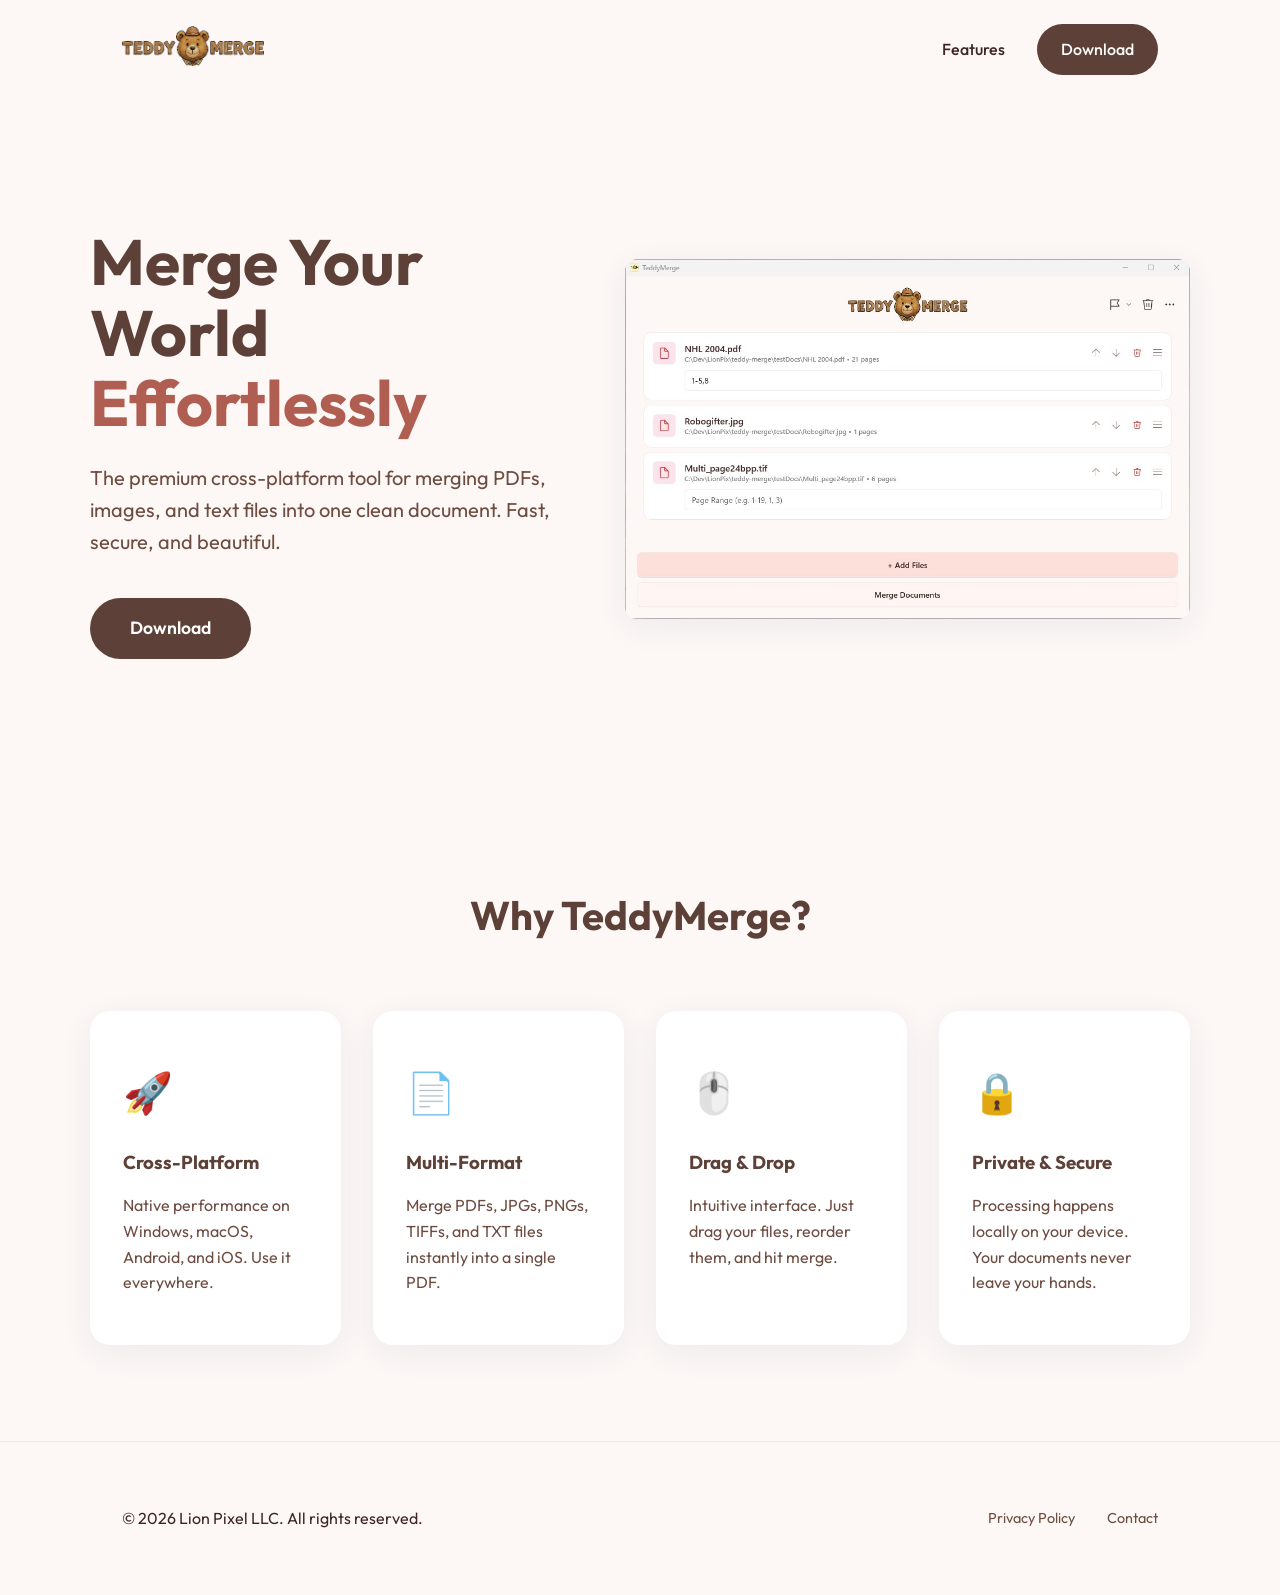
<file: landing/index.html>
<!DOCTYPE html>
<html lang="en">

<head>
    <meta charset="UTF-8">
    <meta name="viewport" content="width=device-width, initial-scale=1.0">
    <title>TeddyMerge - Seamless Document Merging</title>
    <meta name="description"
        content="Merge PDFs, images, and text files effortlessly with TeddyMerge. The ultimate cross-platform document utility.">
    <link rel="stylesheet" href="style.css">
    <link rel="preconnect" href="https://fonts.googleapis.com">
    <link rel="preconnect" href="https://fonts.gstatic.com" crossorigin>
    <link href="https://fonts.googleapis.com/css2?family=Outfit:wght@300;400;600;700&display=swap" rel="stylesheet">
</head>

<body>
    <header>
        <nav class="container">
            <div class="logo">
                <img src="teddy_merge_wide_transparent.png" alt="TeddyMerge Logo">
            </div>
            <ul class="nav-links">
                <li><a href="#features">Features</a></li>
                <li><a href="https://apps.microsoft.com/detail/9n84xp0fsckj?hl=en-US&gl=US"
                        class="btn-primary">Download</a></li>
            </ul>
        </nav>
    </header>

    <main>
        <section class="hero container">
            <div class="hero-content">
                <h1>Merge Your World <span class="accent">Effortlessly</span></h1>
                <p>The premium cross-platform tool for merging PDFs, images, and text files into one clean document.
                    Fast, secure, and beautiful.</p>
                <div class="hero-btns">
                    <a href="https://apps.microsoft.com/detail/9n84xp0fsckj?hl=en-US&gl=US"
                        class="btn-primary lg">Download</a>
                </div>
            </div>
            <div class="hero-visual">
                <div class="hero-image-container" style="text-align: right;">
                    <img src="teddymerge_screenshot.jpg" alt="TeddyMerge App Screenshot" class="hero-image"
                        style="width: 100%; height: auto; border-radius: 12px; box-shadow: var(--shadow); cursor: pointer; transition: transform 0.3s;"
                        onclick="openLightbox(this.src)" onmouseover="this.style.transform='scale(1.02)'"
                        onmouseout="this.style.transform='scale(1)'">
                </div>
            </div>
        </section>

        <section id="features" class="features container">
            <h2 class="section-title">Why TeddyMerge?</h2>
            <div class="features-grid">
                <div class="feature-card glass-card">
                    <div class="icon">🚀</div>
                    <h3>Cross-Platform</h3>
                    <p>Native performance on Windows, macOS, Android, and iOS. Use it everywhere.</p>
                </div>
                <div class="feature-card glass-card">
                    <div class="icon">📄</div>
                    <h3>Multi-Format</h3>
                    <p>Merge PDFs, JPGs, PNGs, TIFFs, and TXT files instantly into a single PDF.</p>
                </div>
                <div class="feature-card glass-card">
                    <div class="icon">🖱️</div>
                    <h3>Drag & Drop</h3>
                    <p>Intuitive interface. Just drag your files, reorder them, and hit merge.</p>
                </div>
                <div class="feature-card glass-card">
                    <div class="icon">🔒</div>
                    <h3>Private & Secure</h3>
                    <p>Processing happens locally on your device. Your documents never leave your hands.</p>
                </div>
            </div>
        </section>
    </main>

    <footer>
        <div class="container footer-content">
            <p>&copy; 2026 Lion Pixel LLC. All rights reserved.</p>
            <div class="footer-links">
                <a href="privacy.html">Privacy Policy</a>
                <a href="contact.html">Contact</a>
            </div>
        </div>
    </footer>

    <!-- Lightbox -->
    <div id="lightbox" class="lightbox"
        onclick="if(event.target === this || event.target.className === 'lightbox-close') closeLightbox()">
        <span class="lightbox-close">&times;</span>
        <img class="lightbox-content" id="lightbox-img">
    </div>

    <script>
        function openLightbox(src) {
            document.getElementById('lightbox').style.display = 'flex';
            document.getElementById('lightbox-img').src = src;
            document.body.style.overflow = 'hidden'; // Prevent scrolling
        }

        function closeLightbox() {
            document.getElementById('lightbox').style.display = 'none';
            document.body.style.overflow = 'auto';
        }
    </script>
</body>

</html>
</file>
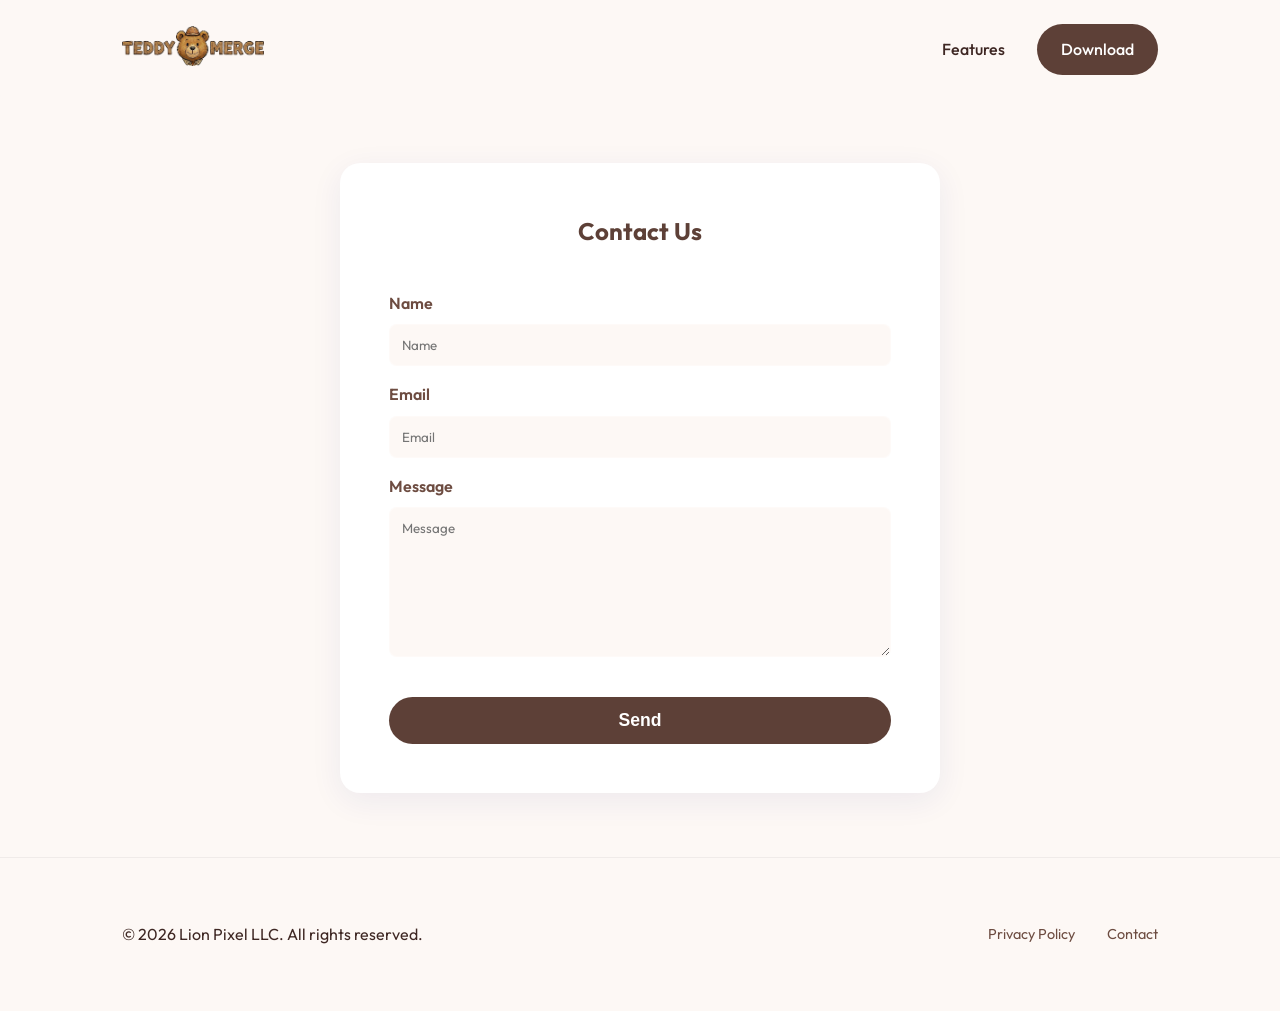
<file: landing/contact.html>
<!DOCTYPE html>
<html lang="en">

<head>
    <meta charset="UTF-8">
    <meta name="viewport" content="width=device-width, initial-scale=1.0">
    <title>Contact Us - TeddyMerge</title>
    <meta name="description" content="Contact TeddyMerge Support">
    <link rel="stylesheet" href="style.css">
    <link rel="preconnect" href="https://fonts.googleapis.com">
    <link rel="preconnect" href="https://fonts.gstatic.com" crossorigin>
    <link href="https://fonts.googleapis.com/css2?family=Outfit:wght@300;400;600;700&display=swap" rel="stylesheet">
    <style>
        .form-container {
            max-width: 600px;
            margin: 4rem auto;
            padding: 3rem;
            display: flex;
            flex-direction: column;
            gap: 1.5rem;
        }

        .form-container h2 {
            text-align: center;
            color: var(--primary-dark);
            margin-bottom: 1rem;
        }

        .form-container label {
            font-weight: 600;
            display: block;
            margin-bottom: 0.5rem;
            color: var(--text-muted);
        }

        .form-container input,
        .form-container textarea {
            width: 100%;
            padding: 0.75rem;
            border-radius: 8px;
            border: 1px solid var(--glass-border);
            background: var(--bg-light);
            font-family: inherit;
            color: var(--text);
            margin-bottom: 1rem;
        }

        .form-container input:focus,
        .form-container textarea:focus {
            outline: none;
            border-color: var(--primary);
        }

        .form-container textarea {
            min-height: 150px;
            resize: vertical;
        }

        .form-container button {
            width: 100%;
            font-size: 1.1rem;
            margin-top: 1rem;
        }
    </style>
</head>

<body>
    <header>
        <nav class="container">
            <div class="logo">
                <a href="index.html">
                    <img src="teddy_merge_wide_transparent.png" alt="TeddyMerge Logo">
                </a>
            </div>
            <ul class="nav-links">
                <li><a href="index.html#features">Features</a></li>
                <li><a href="https://apps.microsoft.com/detail/9n84xp0fsckj?hl=en-US&gl=US"
                        class="btn-primary">Download</a></li>
            </ul>
        </nav>
    </header>

    <main class="page-content container">
        <section class="glass-card form-container">
            <h2>Contact Us</h2>
            <form action="https://submit-form.com/ROmjB7jYt">
                <input type="hidden" name="_redirect" value="https://www.teddymerge.com/thanks.html" />
                <label for="name">Name</label>
                <input type="text" id="name" name="name" placeholder="Name" required="" />

                <label for="email">Email</label>
                <input type="email" id="email" name="email" placeholder="Email" required="" />

                <label for="message">Message</label>
                <textarea id="message" name="message" placeholder="Message" required=""></textarea>

                <button type="submit" class="btn-primary">Send</button>
            </form>
        </section>
    </main>

    <footer>
        <div class="container footer-content">
            <p>&copy; 2026 Lion Pixel LLC. All rights reserved.</p>
            <div class="footer-links">
                <a href="privacy.html">Privacy Policy</a>
                <a href="contact.html">Contact</a>
            </div>
        </div>
    </footer>
</body>

</html>
</file>
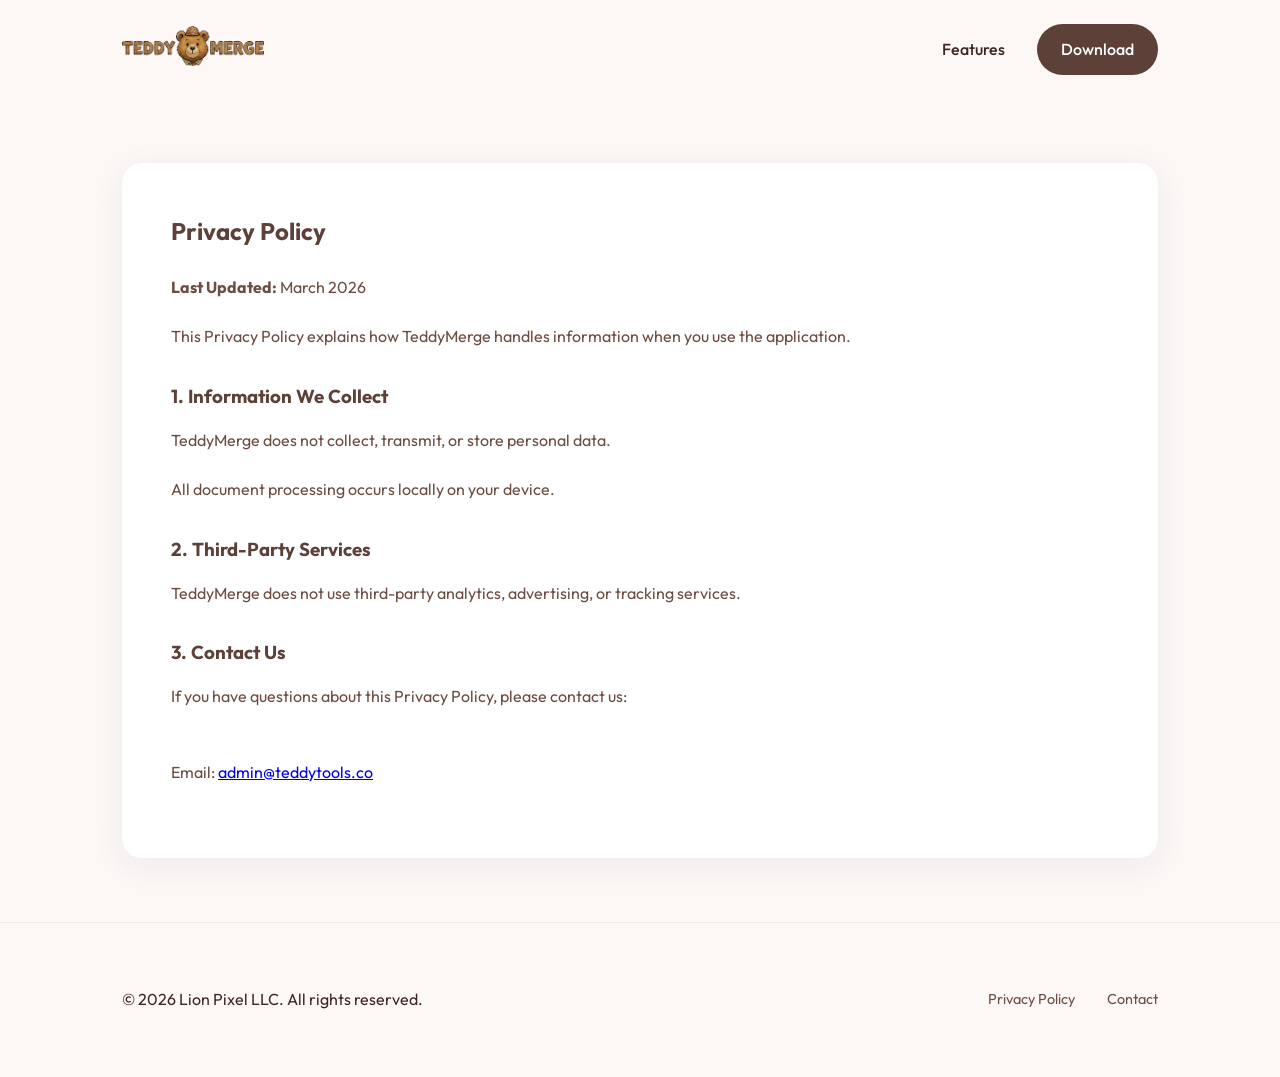
<file: landing/privacy.html>
<!DOCTYPE html>
<html lang="en">

<head>
    <meta charset="UTF-8">
    <meta name="viewport" content="width=device-width, initial-scale=1.0">
    <title>Privacy Policy - TeddyMerge</title>
    <meta name="description" content="Privacy Policy for TeddyMerge">
    <link rel="stylesheet" href="style.css">
    <link rel="preconnect" href="https://fonts.googleapis.com">
    <link rel="preconnect" href="https://fonts.gstatic.com" crossorigin>
    <link href="https://fonts.googleapis.com/css2?family=Outfit:wght@300;400;600;700&display=swap" rel="stylesheet">
    <style>
        .page-content {
            margin-top: 4rem;
            margin-bottom: 4rem;
        }

        .page-content h1 {
            color: var(--primary-dark);
            margin-bottom: 1.5rem;
        }

        .page-content p {
            margin-bottom: 1.5rem;
            color: var(--text-muted);
        }

        .page-content h3 {
            margin-top: 2rem;
            margin-bottom: 1rem;
            color: var(--primary-dark);
        }
    </style>
</head>

<body>
    <header>
        <nav class="container">
            <div class="logo">
                <a href="index.html">
                    <img src="teddy_merge_wide_transparent.png" alt="TeddyMerge Logo">
                </a>
            </div>
            <ul class="nav-links">
                <li><a href="index.html#features">Features</a></li>
                <li><a href="https://apps.microsoft.com/detail/9n84xp0fsckj?hl=en-US&gl=US"
                        class="btn-primary">Download</a></li>
            </ul>
        </nav>
    </header>

    <main class="page-content container">
        <section class="glass-card" style="padding: 3rem;">
            <h1>Privacy Policy</h1>
            <p><strong>Last Updated:</strong> March 2026</p>
            <p>This Privacy Policy explains how TeddyMerge handles information when you use the application.</p>
            <h3>1. Information We Collect</h3>
            <p>TeddyMerge does not collect, transmit, or store personal data.</p>
            <p>All document processing occurs locally on your device.</p>
            <h3>2. Third-Party Services</h3>
            <p>TeddyMerge does not use third-party analytics, advertising, or tracking services.</p>
            <h3>3. Contact Us</h3>
            <p>If you have questions about this Privacy Policy, please contact us:</p>
            <br />
            <p>Email: <a href="mailto:admin@teddytools.co">admin@teddytools.co</a></p>
        </section>
    </main>

    <footer>
        <div class="container footer-content">
            <p>&copy; 2026 Lion Pixel LLC. All rights reserved.</p>
            <div class="footer-links">
                <a href="privacy.html">Privacy Policy</a>
                <a href="contact.html">Contact</a>
            </div>
        </div>
    </footer>
</body>

</html>
</file>
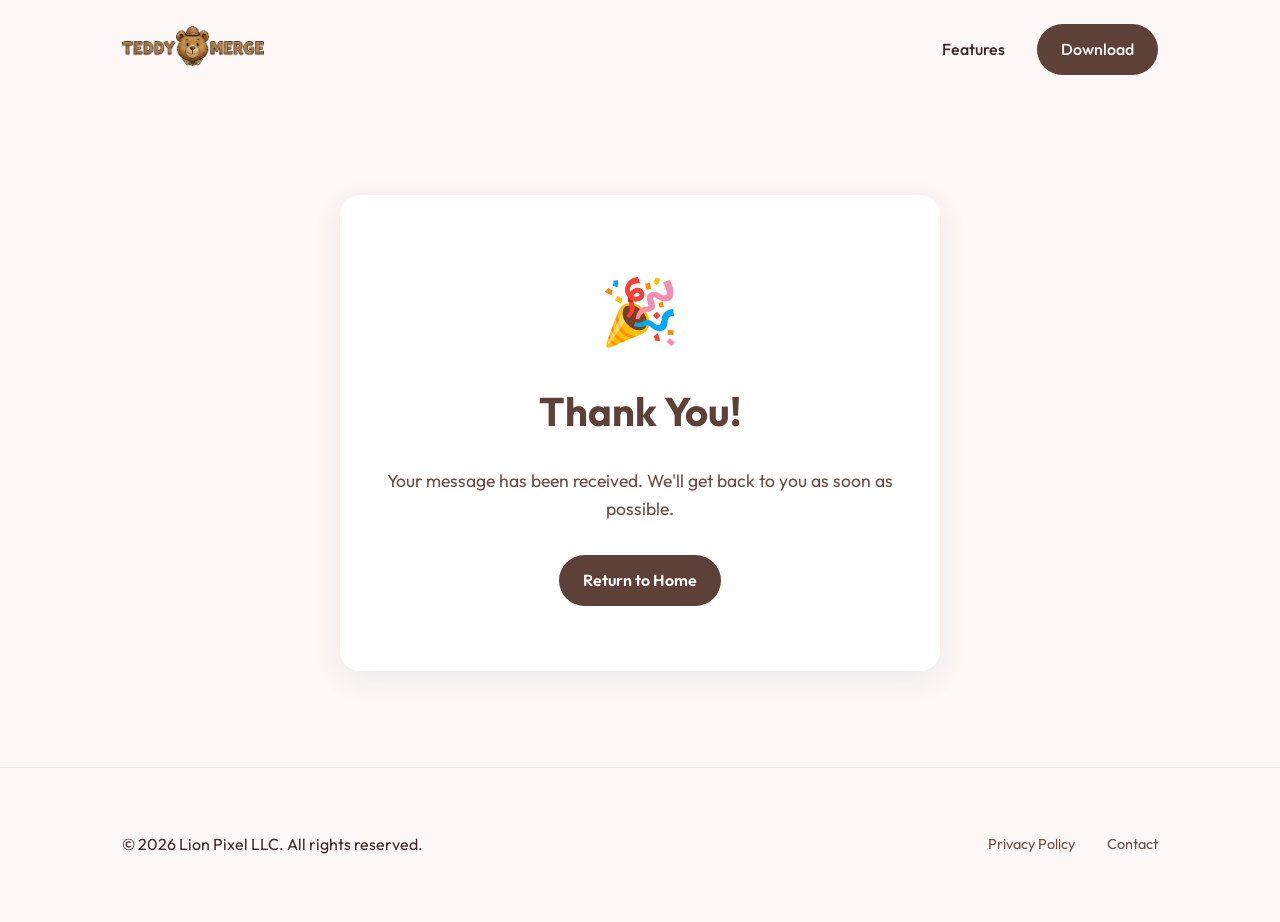
<file: landing/thanks.html>
<!DOCTYPE html>
<html lang="en">

<head>
    <meta charset="UTF-8">
    <meta name="viewport" content="width=device-width, initial-scale=1.0">
    <title>Thank You - TeddyMerge</title>
    <meta name="description" content="Thank you for contacting TeddyMerge">
    <link rel="stylesheet" href="style.css">
    <link rel="preconnect" href="https://fonts.googleapis.com">
    <link rel="preconnect" href="https://fonts.gstatic.com" crossorigin>
    <link href="https://fonts.googleapis.com/css2?family=Outfit:wght@300;400;600;700&display=swap" rel="stylesheet">
    <style>
        .page-content {
            margin-top: 6rem;
            margin-bottom: 6rem;
            text-align: center;
        }

        .page-content h1 {
            color: var(--primary-dark);
            margin-bottom: 1.5rem;
            font-size: 2.5rem;
        }

        .page-content p {
            margin-bottom: 2rem;
            color: var(--text-muted);
            font-size: 1.1rem;
        }
    </style>
</head>

<body>
    <header>
        <nav class="container">
            <div class="logo">
                <a href="index.html">
                    <img src="teddy_merge_wide_transparent.png" alt="TeddyMerge Logo">
                </a>
            </div>
            <ul class="nav-links">
                <li><a href="index.html#features">Features</a></li>
                <li><a href="https://apps.microsoft.com/detail/9n84xp0fsckj?hl=en-US&gl=US"
                        class="btn-primary">Download</a></li>
            </ul>
        </nav>
    </header>

    <main class="page-content container">
        <section class="glass-card" style="padding: 4rem 2rem; max-width: 600px; margin: 0 auto;">
            <div style="font-size: 4rem; margin-bottom: 1rem;">🎉</div>
            <h1>Thank You!</h1>
            <p>Your message has been received. We'll get back to you as soon as possible.</p>
            <a href="index.html" class="btn-primary">Return to Home</a>
        </section>
    </main>

    <footer>
        <div class="container footer-content">
            <p>&copy; 2026 Lion Pixel LLC. All rights reserved.</p>
            <div class="footer-links">
                <a href="privacy.html">Privacy Policy</a>
                <a href="contact.html">Contact</a>
            </div>
        </div>
    </footer>
</body>

</html>
</file>
<file: landing/style.css>
:root {
    --primary: #8D6E63;
    --primary-dark: #5D4037;
    --secondary: #5D7B8F;
    --accent: #B05E51;
    --bg-light: #FDF8F5;
    --text: #3E2723;
    --text-muted: #6D4C41;
    --white: #ffffff;
    --glass: rgba(255, 255, 255, 0.7);
    --glass-border: rgba(255, 255, 255, 0.3);
    --shadow: 0 8px 32px 0 rgba(31, 38, 135, 0.07);
    --container-width: 1100px;
}

* {
    margin: 0;
    padding: 0;
    box-sizing: border-box;
}

body {
    font-family: 'Outfit', sans-serif;
    background-color: var(--bg-light);
    color: var(--text);
    line-height: 1.6;
    overflow-x: hidden;
}

.container {
    max-width: var(--container-width);
    margin: 0 auto;
    padding: 0 2rem;
}

/* Header & Nav */
header {
    padding: 1.5rem 0;
    position: sticky;
    top: 0;
    z-index: 100;
    background: rgba(253, 248, 245, 0.8);
    backdrop-filter: blur(10px);
}

nav {
    display: flex;
    justify-content: space-between;
    align-items: center;
}

.logo img {
    height: 40px;
}

.nav-links {
    display: flex;
    list-style: none;
    gap: 2rem;
    align-items: center;
}

.nav-links a {
    text-decoration: none;
    color: var(--text);
    font-weight: 500;
    transition: color 0.3s;
}

.nav-links a:hover {
    color: var(--primary);
}

/* Buttons */
.btn-primary {
    background: var(--primary-dark);
    color: var(--white) !important;
    padding: 0.8rem 1.5rem;
    border-radius: 50px;
    text-decoration: none;
    font-weight: 600;
    transition: all 0.3s;
    display: inline-block;
    border: none;
    cursor: pointer;
}

.btn-primary:hover {
    background: var(--text);
    transform: translateY(-2px);
    box-shadow: 0 5px 15px rgba(0,0,0,0.1);
}

.btn-secondary {
    background: var(--white);
    color: var(--primary-dark) !important;
    padding: 0.8rem 1.5rem;
    border-radius: 50px;
    text-decoration: none;
    font-weight: 600;
    transition: all 0.3s;
    display: inline-block;
    border: 1px solid rgba(0,0,0,0.1);
}

.btn-secondary:hover {
    background: var(--bg-light);
    transform: translateY(-2px);
}

.lg {
    padding: 1rem 2.5rem;
    font-size: 1.1rem;
}

/* Hero Section */
.hero {
    padding: 8rem 0;
    display: grid;
    grid-template-columns: 1fr 1.2fr;
    align-items: center;
    gap: 4rem;
}

.hero h1 {
    font-size: 4rem;
    line-height: 1.1;
    margin-bottom: 1.5rem;
    font-weight: 700;
    color: var(--primary-dark);
}

.hero h1 .accent {
    color: var(--accent);
    position: relative;
}

.hero p {
    font-size: 1.25rem;
    color: var(--text-muted);
    margin-bottom: 2.5rem;
    max-width: 500px;
}

.hero-btns {
    display: flex;
    gap: 1rem;
}

/* Hero Visual / Preview */
.hero-visual {
    position: relative;
}

.glass-card {
    background: var(--white);
    border: 1px solid var(--glass-border);
    border-radius: 20px;
    box-shadow: var(--shadow);
    padding: 2rem;
    transition: transform 0.3s;
}

.main-preview {
    width: 100%;
    max-width: 450px;
    margin: 0 auto;
    position: relative;
    background: linear-gradient(135deg, #ffffff 0%, #f9f4f1 100%);
}

.preview-header {
    display: flex;
    gap: 8px;
    margin-bottom: 1.5rem;
}

.dot {
    width: 12px;
    height: 12px;
    border-radius: 50%;
    background: #e0e0e0;
}

.item-row, .result-row {
    display: flex;
    align-items: center;
    gap: 1rem;
    padding: 0.8rem;
    background: var(--white);
    border-radius: 12px;
    margin-bottom: 0.8rem;
    box-shadow: 0 4px 10px rgba(0,0,0,0.02);
}

.file-icon {
    padding: 4px 8px;
    border-radius: 4px;
    font-size: 0.7rem;
    font-weight: 700;
    color: white;
}

.pdf { background: #ff5252; }
.img { background: #4caf50; }
.txt { background: #2196f3; }
.success { background: var(--primary-dark); }

.file-name {
    font-size: 0.9rem;
    font-weight: 500;
}

.merge-arrow {
    text-align: center;
    font-size: 1.5rem;
    color: var(--primary);
    margin: 0.5rem 0;
}

.result-row {
    border: 2px solid var(--primary);
    background: #fff8f6;
}

/* Features */
.features {
    padding: 6rem 0;
    text-align: center;
}

.section-title {
    font-size: 2.5rem;
    margin-bottom: 4rem;
    color: var(--primary-dark);
}

.features-grid {
    display: grid;
    grid-template-columns: repeat(auto-fit, minmax(250px, 1fr));
    gap: 2rem;
}

.feature-card {
    padding: 3rem 2rem;
    text-align: left;
    height: 100%;
}

.feature-card .icon {
    font-size: 2.5rem;
    margin-bottom: 1.5rem;
}

.feature-card h3 {
    margin-bottom: 1rem;
    color: var(--primary-dark);
}

.feature-card p {
    color: var(--text-muted);
}

.feature-card:hover {
    transform: translateY(-10px);
}

/* Footer */
footer {
    padding: 4rem 0;
    border-top: 1px solid rgba(0,0,0,0.05);
}

.footer-content {
    display: flex;
    justify-content: space-between;
    align-items: center;
}

.footer-links {
    display: flex;
    gap: 2rem;
}

.footer-links a {
    text-decoration: none;
    color: var(--text-muted);
    font-size: 0.9rem;
}

/* Responsive */
@media (max-width: 900px) {
    .hero {
        grid-template-columns: 1fr;
        padding: 4rem 0;
        text-align: center;
    }
    .hero-content {
        order: 1;
    }
    .hero p {
        margin: 0 auto 2.5rem;
    }
    .hero-btns {
        justify-content: center;
    }
    .hero h1 {
        font-size: 3rem;
    }
}

@media (max-width: 600px) {
    .footer-content {
        flex-direction: column;
        gap: 2rem;
        text-align: center;
    }
}

/* Lightbox */
.lightbox {
    display: none;
    position: fixed;
    z-index: 9999;
    padding-top: 50px;
    left: 0;
    top: 0;
    width: 100%;
    height: 100%;
    overflow: auto;
    background-color: rgba(0,0,0,0.85);
    backdrop-filter: blur(5px);
    justify-content: center;
    align-items: center;
}

.lightbox-content {
    margin: auto;
    display: block;
    max-width: 90%;
    max-height: 90vh;
    border-radius: 12px;
    box-shadow: 0 0 30px rgba(0,0,0,0.6);
    animation: zoom 0.3s ease-out;
}

@keyframes zoom {
    from {transform: scale(0.9); opacity: 0;}
    to {transform: scale(1); opacity: 1;}
}

.lightbox-close {
    position: absolute;
    top: 20px;
    right: 40px;
    color: #f1f1f1;
    font-size: 40px;
    font-weight: bold;
    cursor: pointer;
    transition: 0.3s;
}

.lightbox-close:hover,
.lightbox-close:focus {
    color: var(--accent);
    text-decoration: none;
    cursor: pointer;
}
</file>
